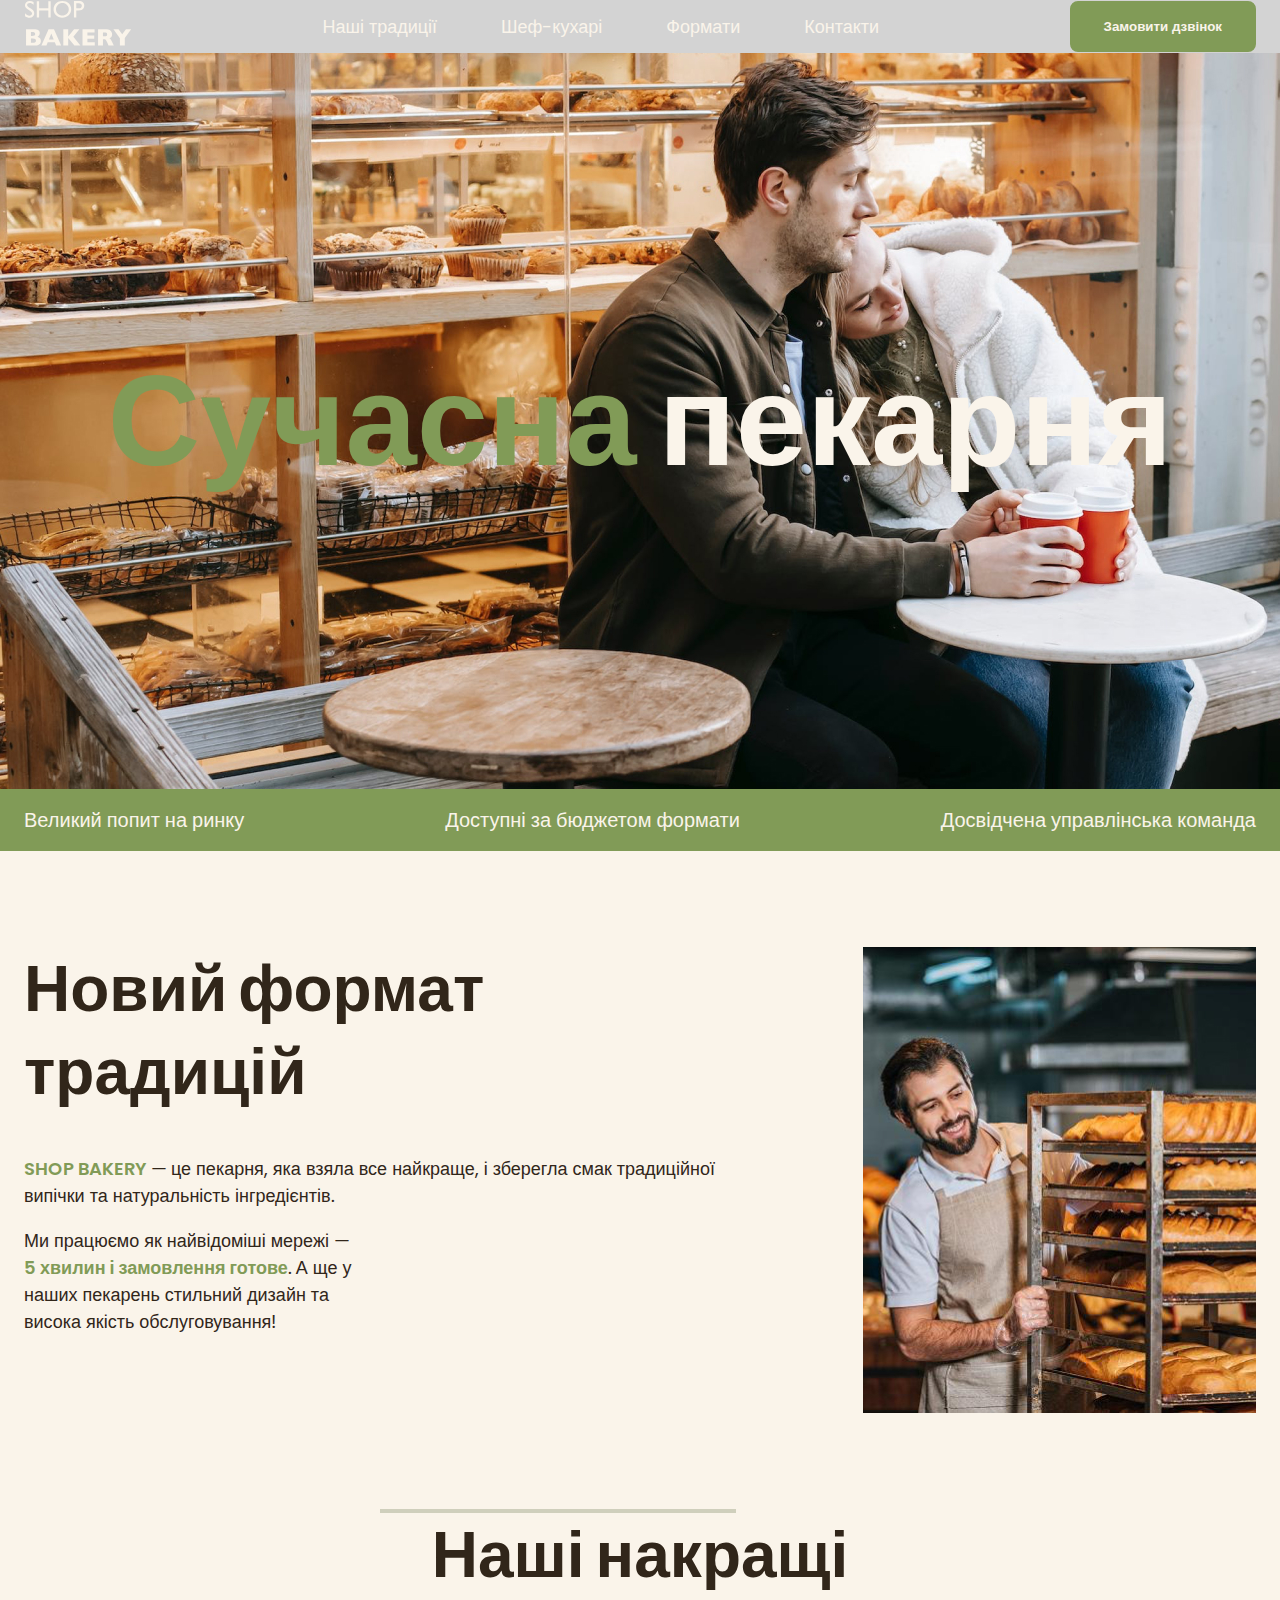
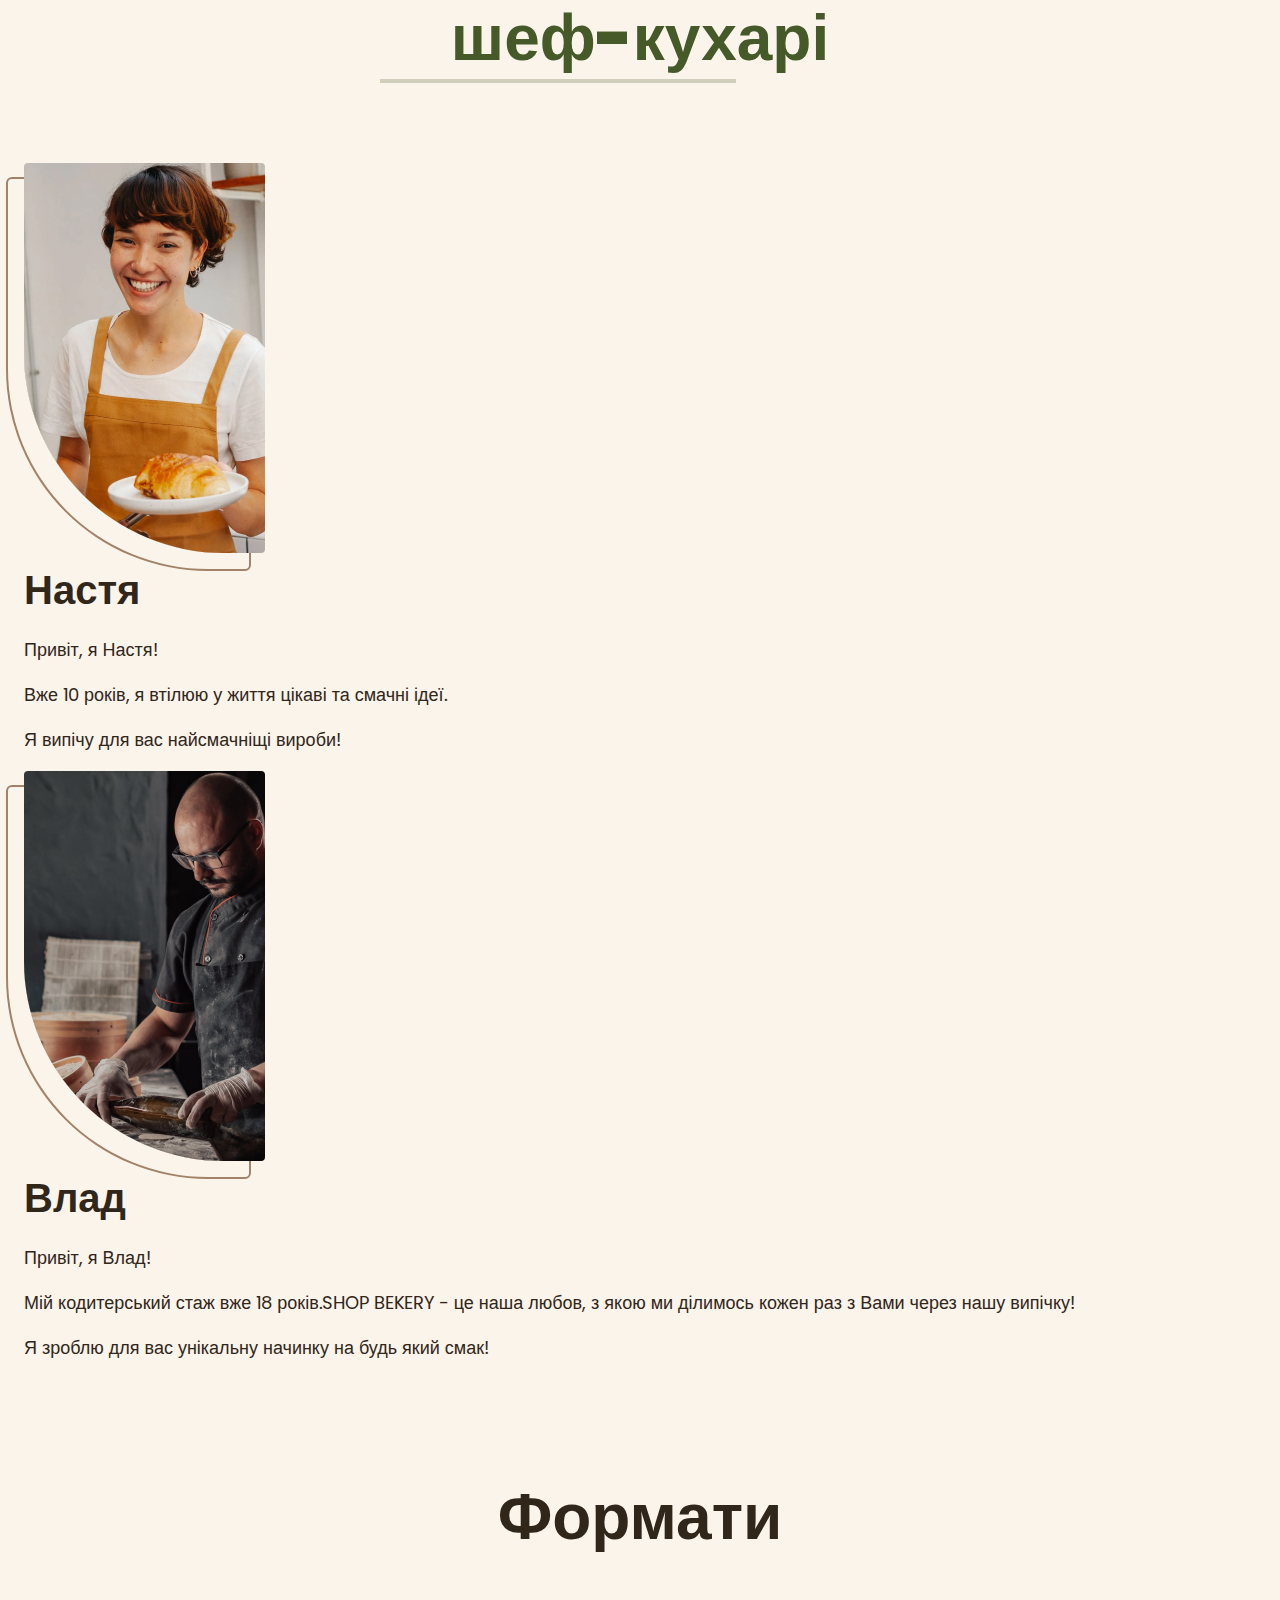
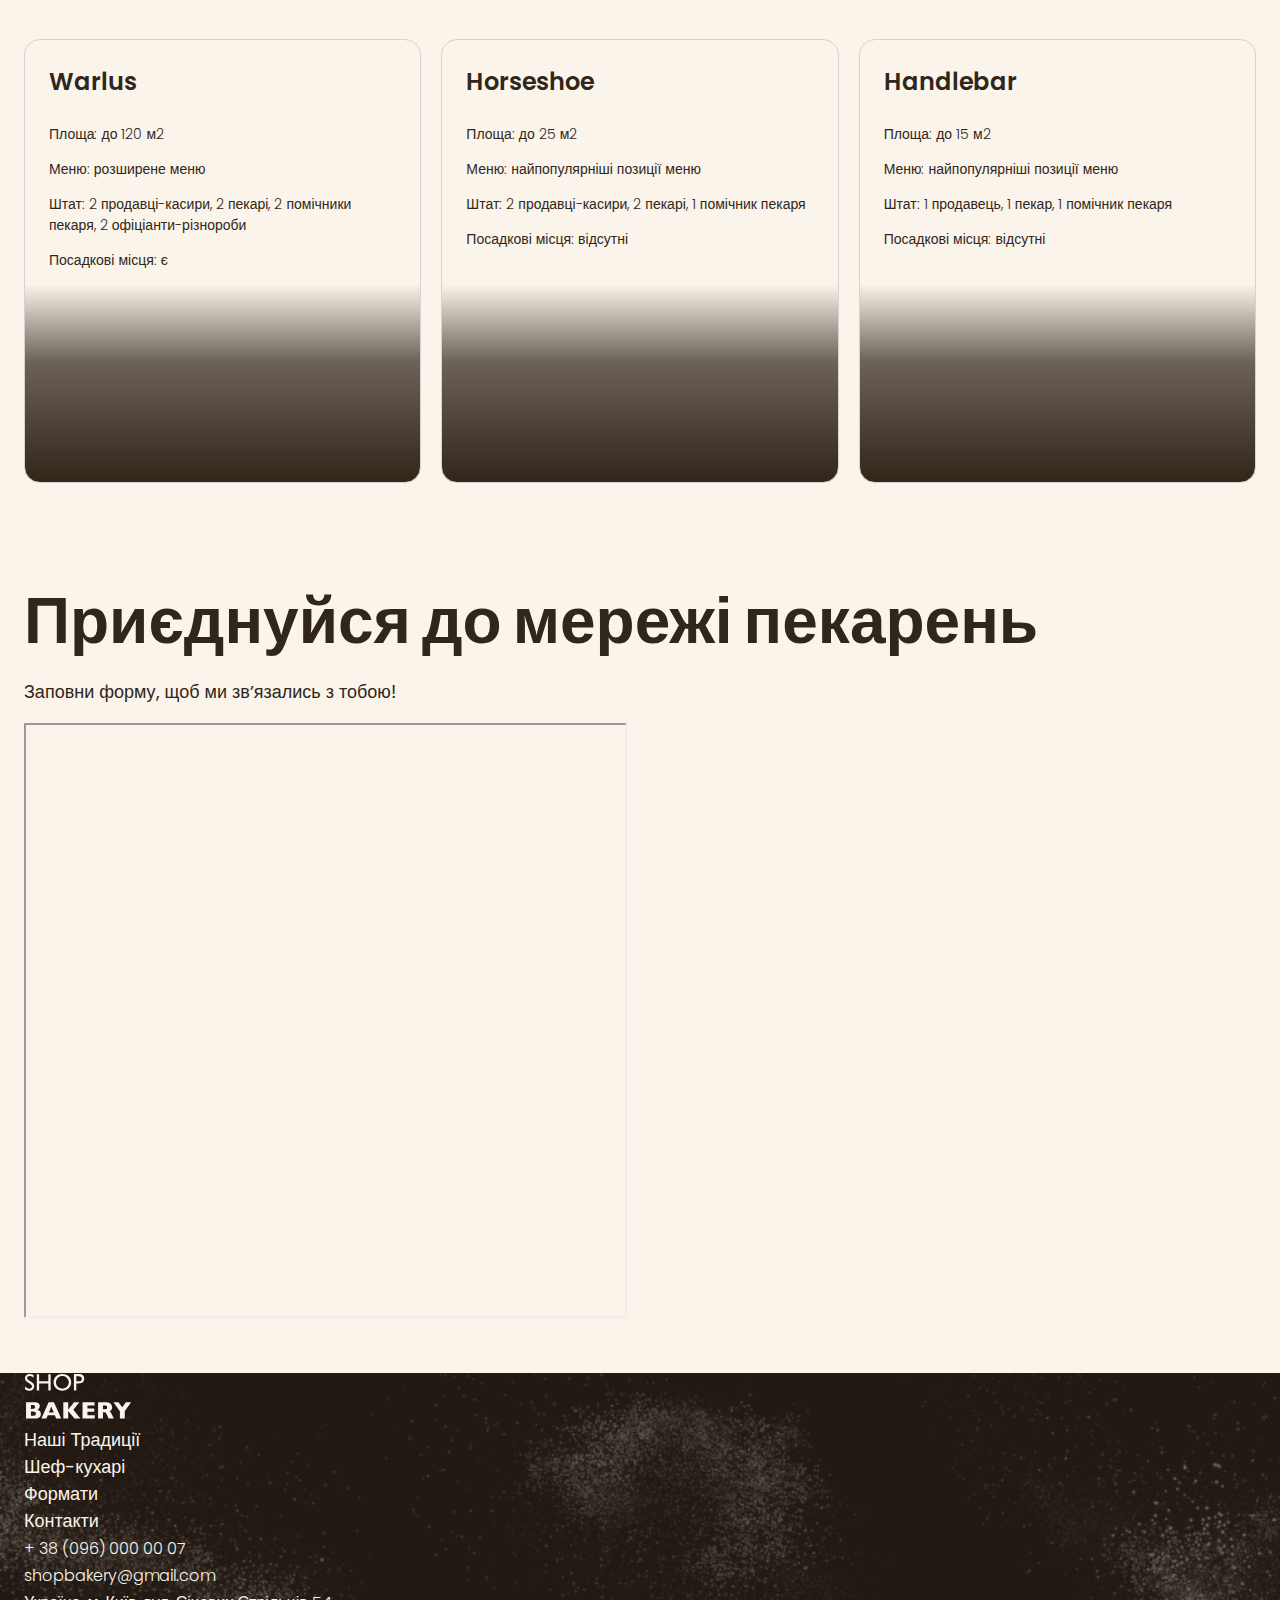
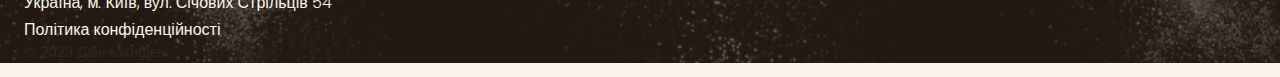
<file: index.html>
<!DOCTYPE html>
<html lang="uk">
  <head>
    <meta charset="UTF-8" />
    <meta name="viewport" content="width=device-width, initial-scale=1.0" />
    <title>Сучасна пекарня</title>
    <!-- styles -->
    <link rel="stylesheet" href="./css/styles.css" />
  </head>
  <body>
    <header class="header">
      <div class="container">
        <div class="header-container">
          <nav class="header-nav">
            <a href="/">
              <img src="./images/logo (1).svg" alt="Логотип сучасної пекарні" />
            </a>
            <ul class="header-menu">
              <li>
                <a class="link" href="#traditions-section">Наші традиції</a>
              </li>
              <li><a class="link" href="#chefs-section">Шеф-кухарі</a></li>
              <li><a class="link" href="#formats-section">Формати</a></li>
              <li><a class="link" href="#contact-section">Контакти</a></li>
            </ul>
          </nav>
          <button class="button" type="button">Замовити дзвінок</button>
        </div>
      </div>
    </header>
    <main>
      <section class="hero-section">
        <div class="container">
          <h1 class="hero-title">
            <span class="accent">Сучасна</span> пекарня
          </h1>
        </div>
      </section>
      <section class="advantages-section">
        <div class="container">
          <h2 class="visually-hidden">Наші переваги</h2>
          <ul class="advantages-list">
            <li class="advantages-item">Великий попит на ринку</li>
            <li class="advantages-item">Доступні за бюджетом формати</li>
            <li class="advantages-item">Досвідчена управлінська команда</li>
          </ul>
        </div>
      </section>
      <section class="traditions-section section" id="traditions-section">
        <div class="container">
          <div class="traditions-container">
            <div class="traditions-content">
              <h2 class="traditions-title section-title">
                Новий формат традицій
              </h2>
              <p class="traditions-text">
                <span class="brand uppercase">shop bakery</span> — це пекарня,
                яка взяла все найкраще, і зберегла смак традиційної випічки та
                натуральність інгредієнтів.
              </p>
              <p class="traditions-text limited">
                Ми працюємо як найвідоміші мережі —
                <span class="brand">5 хвилин і замовлення готове</span>. А ще у
                наших пекарень стильний дизайн та висока якість обслуговування!
              </p>
            </div>
            <img
              src="./images/baker-man.jpg"
              alt="Чоловік пекар дивиться на батони із посмішкою"
            />
          </div>
        </div>
      </section>
      <section class="section" id="chefs-section">
        <div class="container">
          <h2 class="chefs-title section-title centered">
            Наші накращі <span class="accent">шеф-кухарі</span>
          </h2>
          <ul>
            <li>
              <article>
                <img
                  class="chef-photo"
                  src="./images/nastya-chef.jpg"
                  alt="nastya-chef"
                />
                <h3 class="chef-title">Настя</h3>
                <p>Привіт, я Настя!</p>
                <p>Вже 10 років, я втілюю у життя цікаві та смачні ідеї.</p>
                <p>Я випічу для вас найсмачніщі вироби!</p>
              </article>
            </li>
            <li>
              <article>
                <img
                  class="chef-photo"
                  src="./images/vlad-chef.jpg"
                  alt="vlad-chef"
                />
                <h3 class="chef-title">Влад</h3>
                <p>Привіт, я Влад!</p>
                <p>
                  Мій кодитерський стаж вже 18 років.<span lang="en"
                    >SHOP BEKERY</span
                  >
                  - це наша любов, з якою ми ділимось кожен раз з Вами через
                  нашу випічку!
                </p>
                <p>Я зроблю для вас унікальну начинку на будь який смак!</p>
              </article>
            </li>
          </ul>
        </div>
      </section>
      <section class="section" id="formats-section">
        <div class="container">
          <h2 class="formats-title section-title centered">Формати</h2>
          <ul class="formats-list">
            <li class="formats-item">
              <article class="format-card">
                <h3 class="format-title" lang="en">Warlus</h3>
                <div class="format-text">
                  <p>Площа: до 120 м2</p>
                  <p>Меню: розширене меню</p>
                  <p>
                    Штат: 2 продавці-касири, 2 пекарі, 2 помічники пекаря, 2
                    офіціанти-різнороби
                  </p>
                  <p>Посадкові місця: є</p>
                </div>
              </article>
            </li>
            <li class="formats-item">
              <article class="format-card">
                <h3 class="format-title" lang="en">Horseshoe</h3>
                <div class="format-text">
                  <p>Площа: до 25 м2</p>
                  <p>Меню: найпопулярніші позиції меню</p>
                  <p>Штат: 2 продавці-касири, 2 пекарі, 1 помічник пекаря</p>
                  <p>Посадкові місця: відсутні</p>
                </div>
              </article>
            </li>
            <li class="formats-item">
              <article class="format-card">
                <h3 class="format-title" lang="en">Handlebar</h3>
                <div class="format-text">
                  <p>Площа: до 15 м2</p>
                  <p>Меню: найпопулярніші позиції меню</p>
                  <p>Штат: 1 продавець, 1 пекар, 1 помічник пекаря</p>
                  <p>Посадкові місця: відсутні</p>
                </div>
              </article>
            </li>
          </ul>
        </div>
      </section>
      <section class="section" id="contact-section">
        <div class="container">
          <h2 class="contact-title section-title">
            Приєднуйся до мережі пекарень
          </h2>
          <p>Заповни форму, щоб ми звʼязались з тобою!</p>
          <iframe
            src="https://www.google.com/maps/embed?pb=!1m18!1m12!1m3!1d2540.1636289098733!2d30.4912733!3d50.4566776!2m3!1f0!2f0!3f0!3m2!1i1024!2i768!4f13.1!3m3!1m2!1s0x40d4ce637c006b2d%3A0xaf86385f19996ff0!2z0YPQuy4g0KHQtdGH0LXQstGL0YUg0KHRgtGA0LXQu9GM0YbQvtCyLCA1NCwg0JrQuNC10LIsIDAyMDAw!5e0!3m2!1sru!2sua!4v1731280471514!5m2!1sru!2sua"
            width="603"
            height="595"
            allowfullscreen=""
            loading="lazy"
            referrerpolicy="no-referrer-when-downgrade"
          >
          </iframe>
        </div>
      </section>
    </main>
    <footer class="footer">
      <div class="container">
        <nav>
          <a href="#">
            <img src="./images/logo (1).svg" alt="Логотип сучасної пекарні" />
          </a>
          <ul>
            <li><a class="link" href="#">Наші Традиції</a></li>
            <li><a class="link" href="#">Шеф-кухарі</a></li>
            <li><a class="link" href="#">Формати</a></li>
            <li><a class="link" href="#">Контакти</a></li>
          </ul>
        </nav>
        <address>
          <ul>
            <li>
              <a class="address-link" href="tel:+38(096)0000007"
                >+ 38 (096) 000 00 07</a
              >
            </li>
            <li>
              <a class="address-link" href="mailto:shopbakery@gmail.com"
                >shopbakery@gmail.com</a
              >
            </li>
            <li>
              <a
                class="address-link"
                href="https://maps.app.goo.gl/VxYEE5P4rJDcCvn47"
                target="_blank"
              >
                Україна, м. Київ, вул. Січових Стрільців 54
              </a>
            </li>
            <li>
              <a href="#">
                <!--facebook icon-->
              </a>
            </li>
            <li>
              <a href="#">
                <!--instagram icon-->
              </a>
            </li>
          </ul>
          <a class="address-link" href="#" target="_blank"
            >Політика конфіденційності</a
          >
          <p class="address-copyright">&copy; 2023 Дані захищені</p>
        </address>
      </div>
    </footer>
  </body>
</html>
</file>
<file: css/styles.css>
@font-face {
  font-display: swap;
  font-family: "Poppins";
  font-weight: 300;
  src: url("../fonts/poppins-v21-latin-300.woff2") format("woff2");
}

@font-face {
  font-display: swap;
  font-family: "Poppins";
  font-weight: 400;
  src: url("../fonts/poppins-v21-latin-regular.woff2") format("woff2");
}

@font-face {
  font-display: swap;
  font-family: "Poppins";
  font-weight: 600;
  src: url("../fonts/poppins-v21-latin-600.woff2") format("woff2");
}

@font-face {
  font-display: swap;
  font-family: "Poppins";
  font-weight: 900;
  src: url("../fonts/poppins-v21-latin-900.woff2") format("woff2");
}

:root {
  --color-brand-normal: #819b57;
  --color-primary-dark: #31261a;
  --color-primary-light: #faf4ea;
  --color-brand-dark: #465929;
  --color-brand-light: #cfcfbc;
  --color-secondary-dark: #a18268;
}

/* Base style */
* {
  box-sizing: border-box;
}

body {
  color: var(--color-primary-dark);
  background-color: var(--color-primary-light);
  font-family: "Poppins", sans-serif;
  font-size: 18px;
  font-weight: 400;
  line-height: 1.5;
  margin: 0;
}

h1,
h2,
h3,
h4,
h5,
h6,
p {
  margin-top: 0;
}

address {
  font-style: normal;
}

ul {
  margin: 0;
  padding: 0;
  list-style-type: none;
}

.visually-hidden {
  position: absolute;
  left: -10000px;
  top: auto;
  width: 1px;
  height: 1px;
  overflow: hidden;
}

.section {
  padding: 48px 0;
}

.container {
  width: 100%;
  max-width: 1288px;
  margin: 0 auto;
  padding: 0 24px;
}

/* Button style */
.button {
  padding: 16px 32px;
  color: var(--color-primary-light);
  font-weight: 600;
  background-color: var(--color-brand-normal);
  border: 2px solid var(--color-brand-normal);
  border-radius: 8px;
  cursor: pointer;
}

.button:hover {
  color: var(--color-brand-dark);
  background-color: transparent;
}

/* Link */
.link {
  color: var(--color-primary-light);
  text-decoration: none;
}

.link:hover {
  color: var(--color-brand-normal);
}

/* Header */
.header {
  background-color: lightgray;
}

.header-container {
  display: flex;
  align-items: center;
  gap: 40px;
}

.header-nav {
  display: flex;
  align-items: center;
  flex-grow: 1;
  gap: 40px;
}

.header-menu {
  display: flex;
  gap: 64px;
  flex-grow: 1;
  justify-content: center;
}

/* Hero section*/
.hero-section {
  padding: 272px 0;
  background-image: url("../images/hero-section-background.jpg");
  background-repeat: no-repeat;
  background-position: center top;
  background-size: cover;
}

.hero-title {
  margin-bottom: 0;
  color: var(--color-primary-light);
  text-align: center;
  font-size: 128px;
  font-weight: 900;
}

.hero-title .accent {
  color: var(--color-brand-normal);
}

/* Advanteges section */
.advantages-section {
  padding: 16px 0;
  background-color: var(--color-brand-normal);
}

.advantages-list {
  display: flex;
  justify-content: space-between;
  gap: 40px;
}

.advantages-item {
  font-size: 20px;
  font-weight: 300;
  color: var(--color-primary-light);
}

.section-title {
  font-size: 64px;
  font-weight: 900;
  line-height: 1.3;
}

.section-title.centered {
  text-align: center;
}

.section-title .accent {
  color: var(--color-brand-dark);
}

/* Traditions section */
.traditions-section {
  padding-top: 96px;
}

.traditions-container {
  display: flex;
  justify-content: space-between;
  gap: 40px;
}

.traditions-content {
  max-width: 710px;
}

.traditions-title {
  margin-bottom: 42px;
}

.traditions-text .brand {
  color: var(--color-brand-normal);
  font-weight: 600;
}
.traditions-text .uppercase {
  text-transform: uppercase;
}

.traditions-text.limited {
  max-width: 340px;
}

/* chefs-section */
.chef-title {
  margin-bottom: 16px;
  font-size: 40px;
  font-weight: 600;
}

.chefs-title {
  max-width: 520px;
  margin: 0 auto 80px;
}

.chefs-title::before,
.chefs-title::after {
  display: block;
  width: 352px;
  border: 2px solid var(--color-brand-light);
  content: "";
}

.chef-photo {
  border-radius: 4px 4px 4px 200px;
  box-shadow: -16px 16px 0 0 var(--color-primary-light),
    -16px 16px 0 2px var(--color-secondary-dark);
}

/* formars-section */
.formats-list {
  display: flex;
  flex-wrap: wrap;
  gap: 20px;
}

.formats-item {
  flex-basis: calc((100% - 40px) / 3);
}

.format-card {
  padding: 24px;
  height: 444px;
  background-image: linear-gradient(
    180deg,
    rgba(49, 38, 26, 0) 55.21%,
    rgba(49, 38, 26, 0.71) 72.92%,
    var(--color-primary-dark) 100%
  );
  border: 1px solid lightgray;
  border-radius: 16px;
}

.formats-title {
  margin-bottom: 80px;
}

.format-title {
  font-size: 24px;
  font-weight: 600;
}

.format-text {
  font-size: 14px;
  font-weight: 300;
}

/* contact-section */
.contact-title {
  margin-bottom: 16px;
}

/* footer */
.address-link {
  color: var(--color-primary-light);
  font-size: 16px;
  font-weight: 300;
  text-decoration: none;
}

.address-link:hover {
  color: var(--color-brand-normal);
}

.address-copyright {
  font-size: 14px;
}

.footer {
  background-color: var(--color-primary-dark);
  background-image: url("../images/footer-background.png");
  background-repeat: no-repeat;
  background-size: cover;
  background-position: center;
}
</file>
